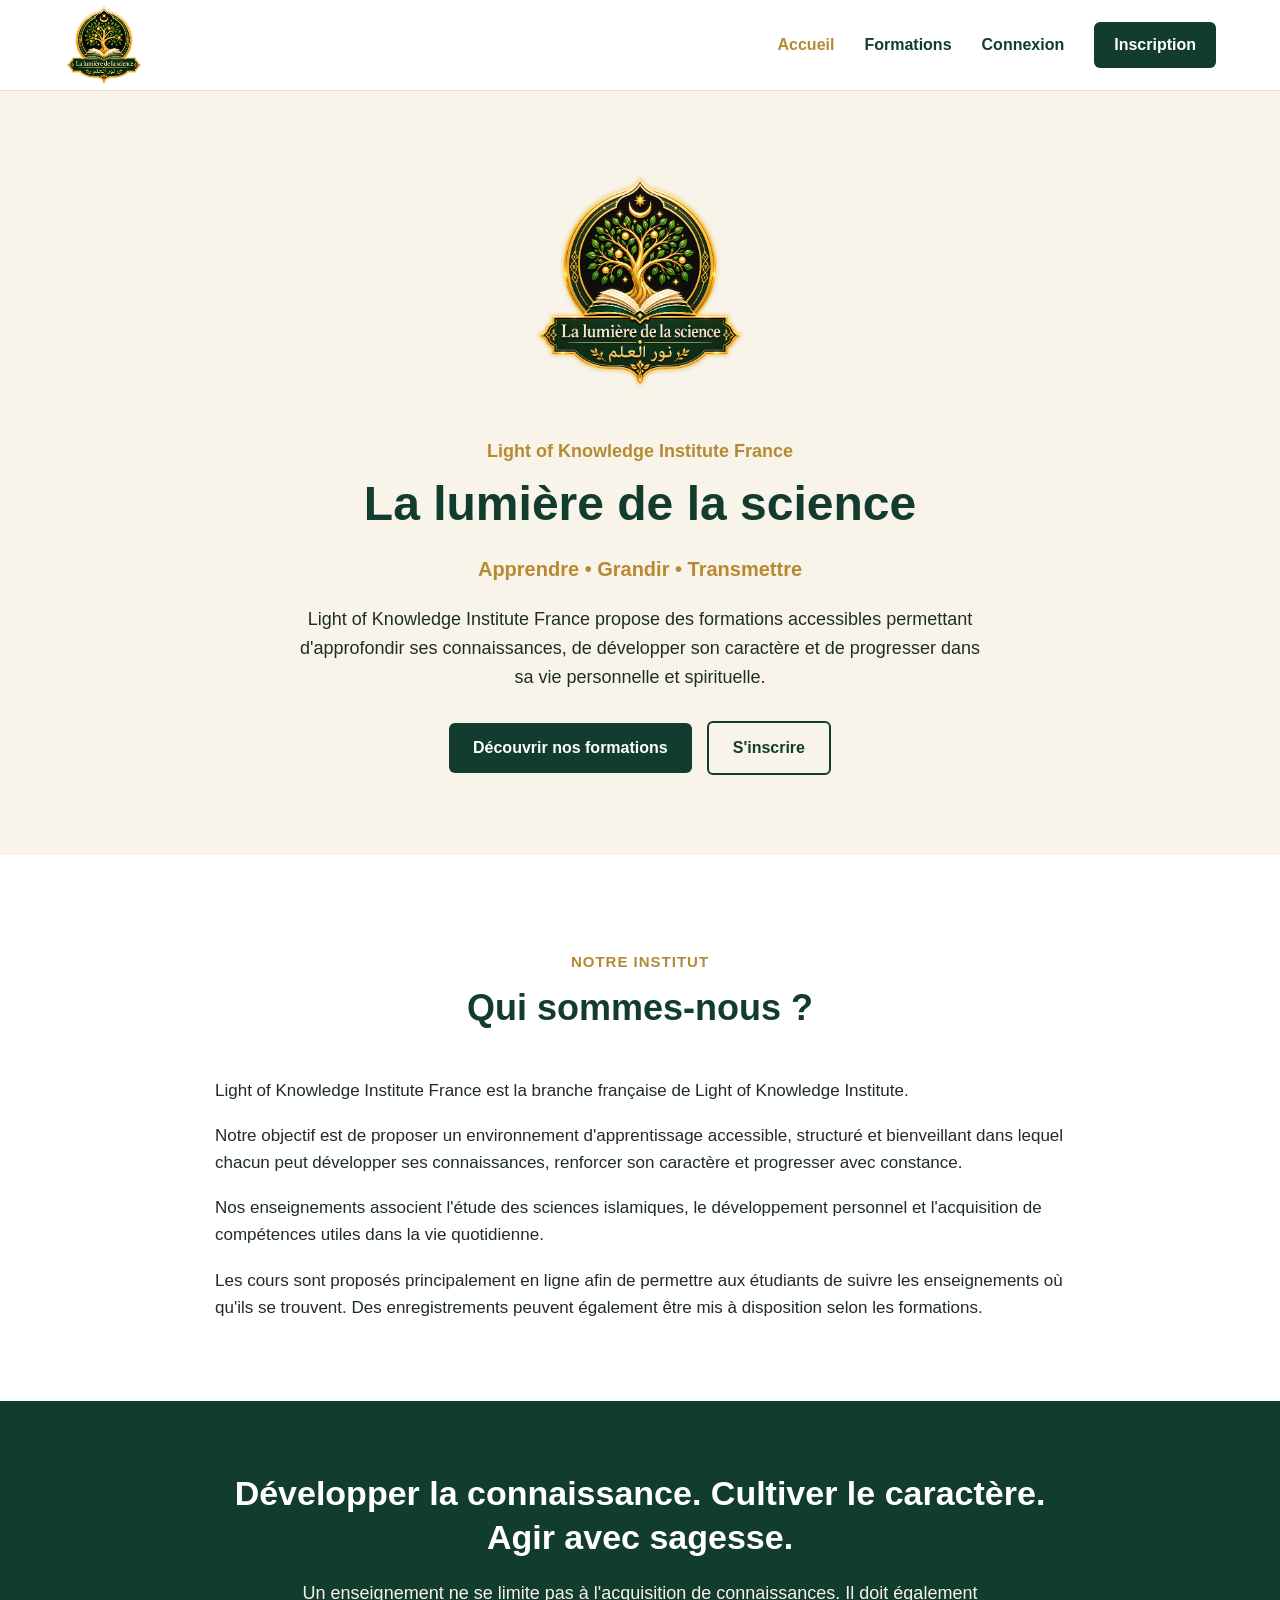
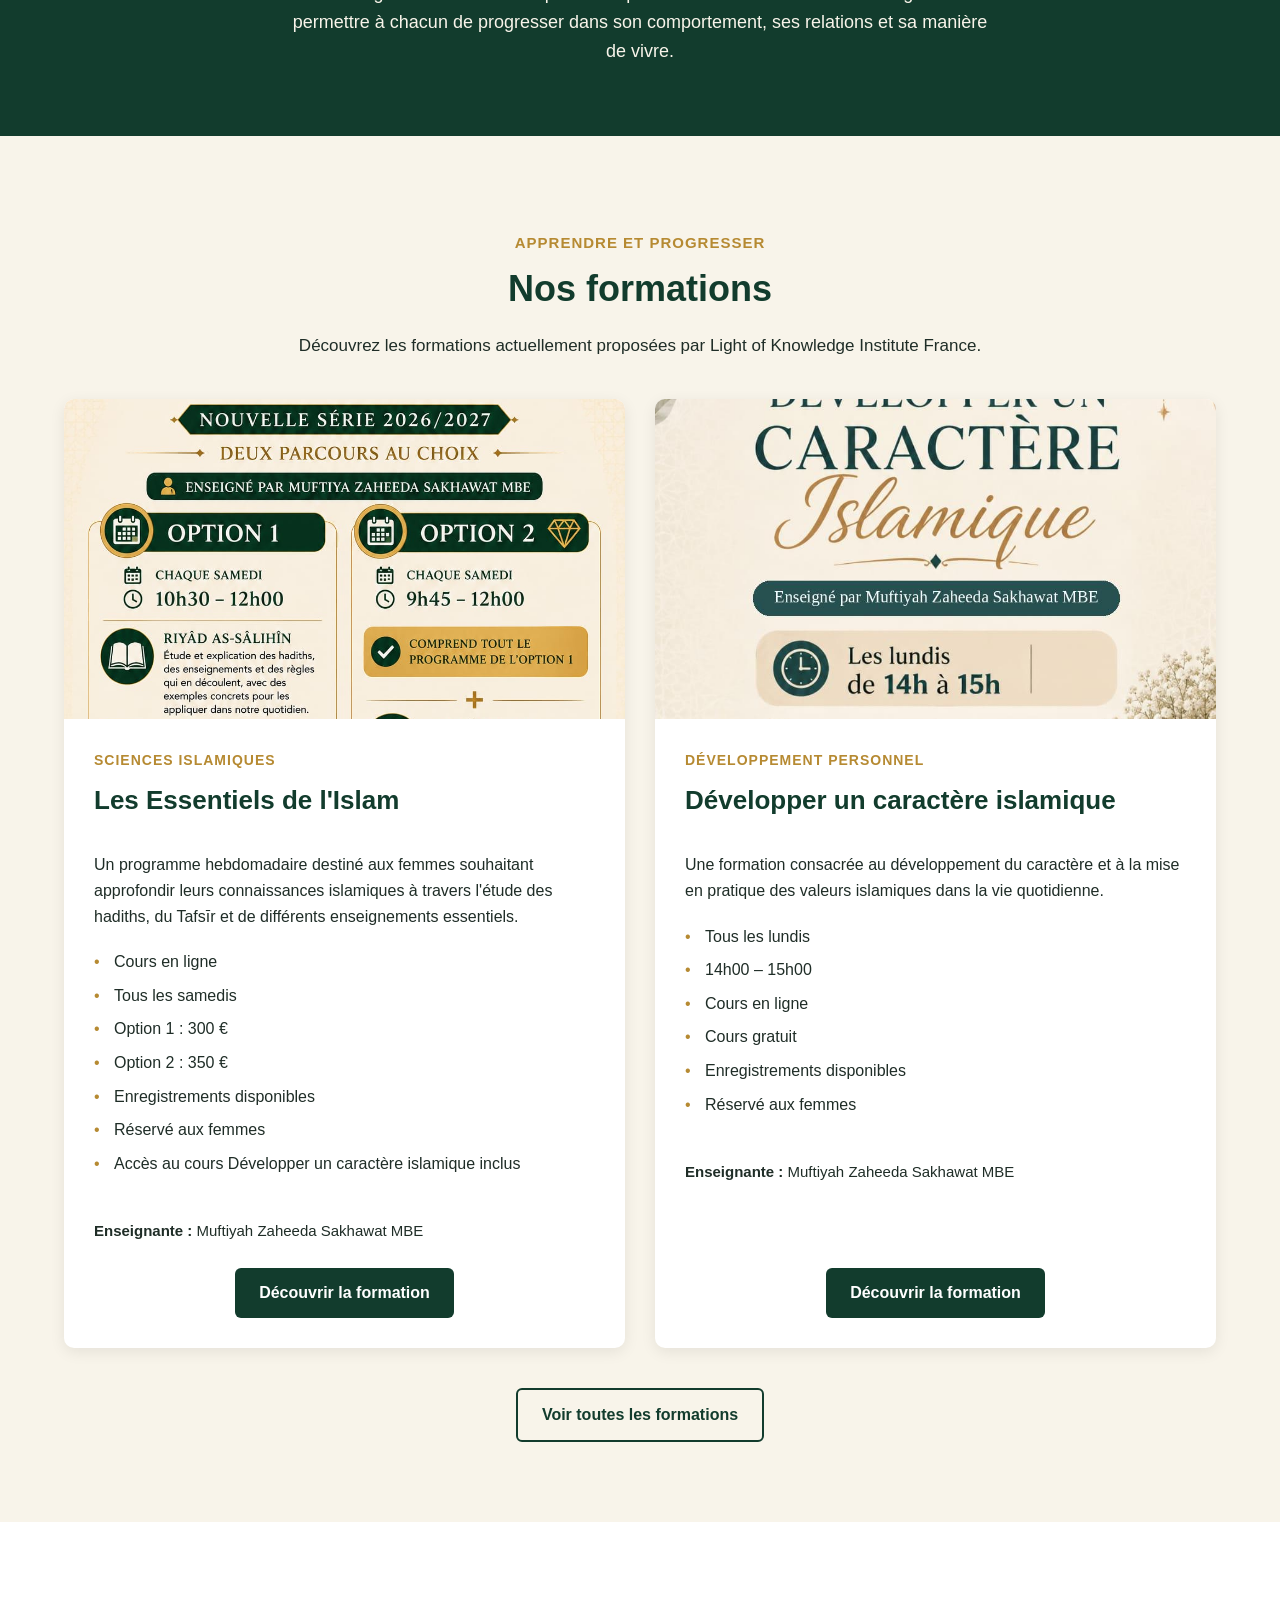
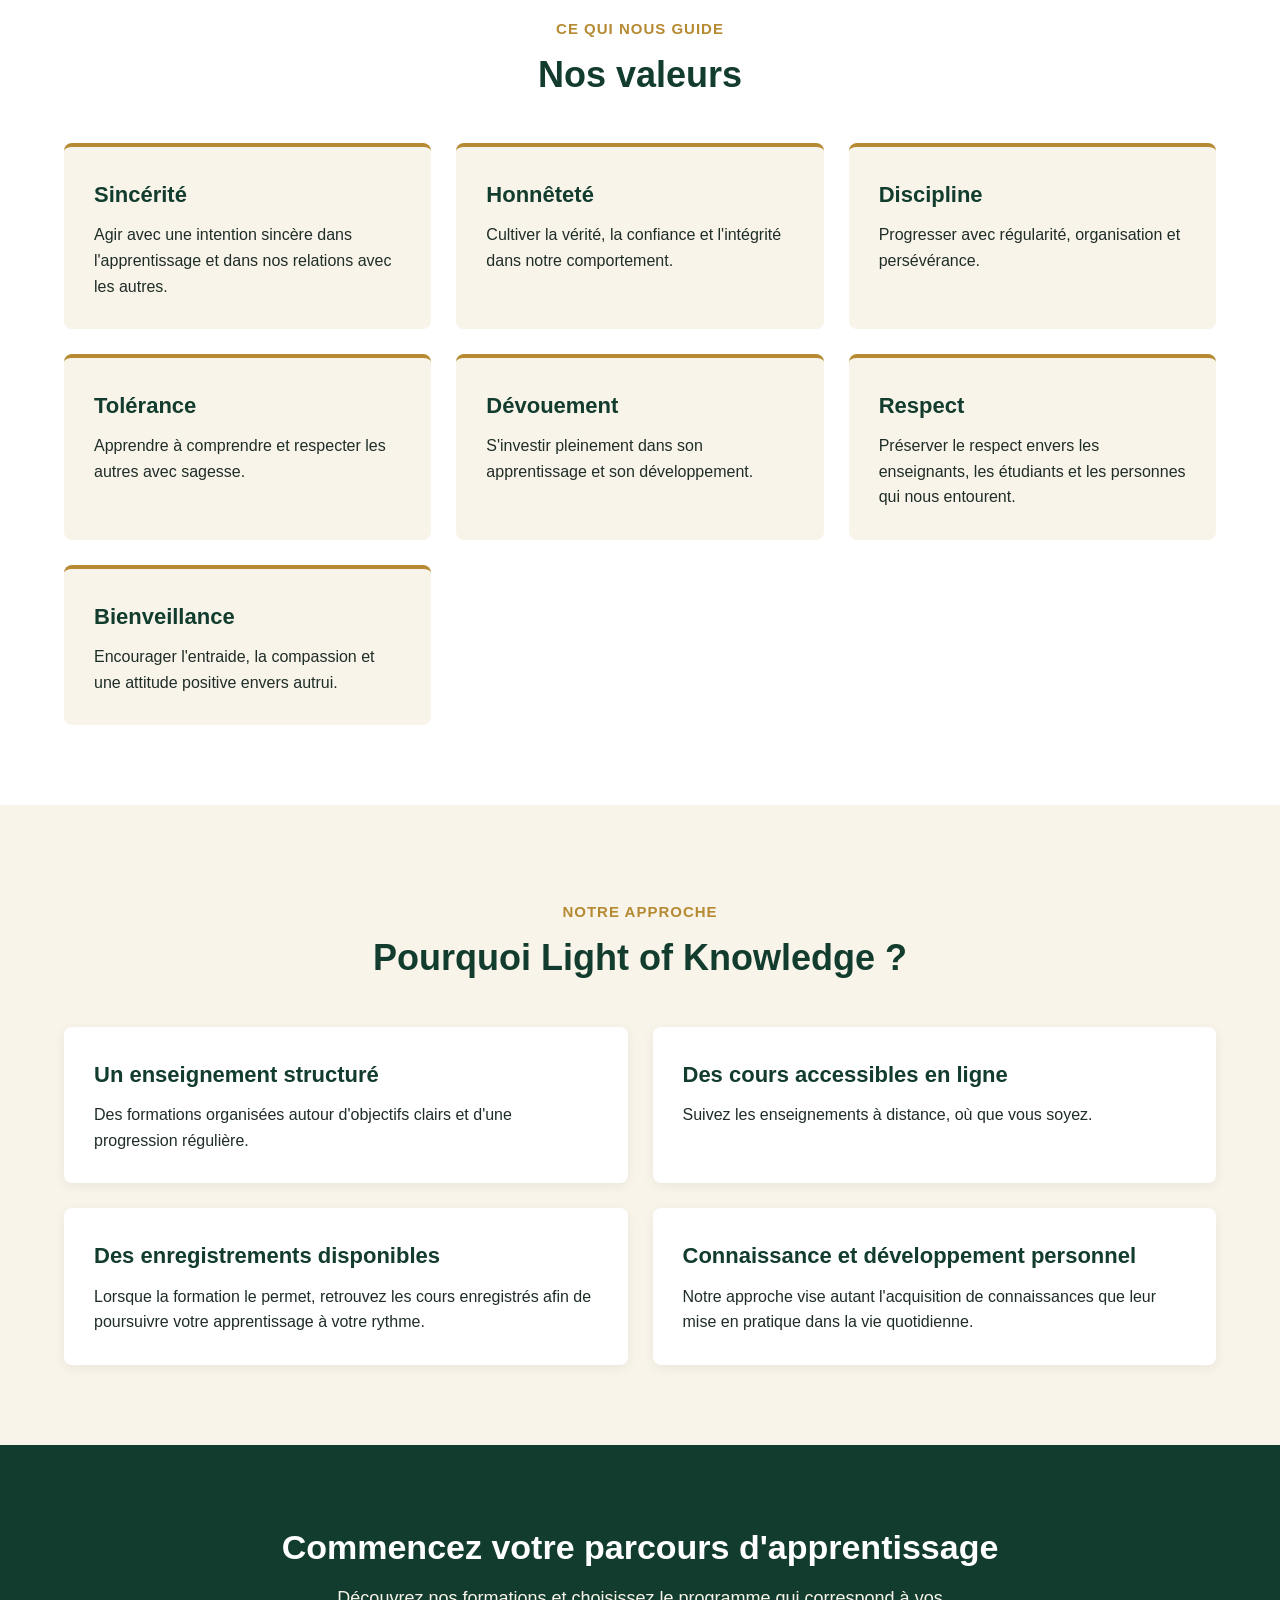
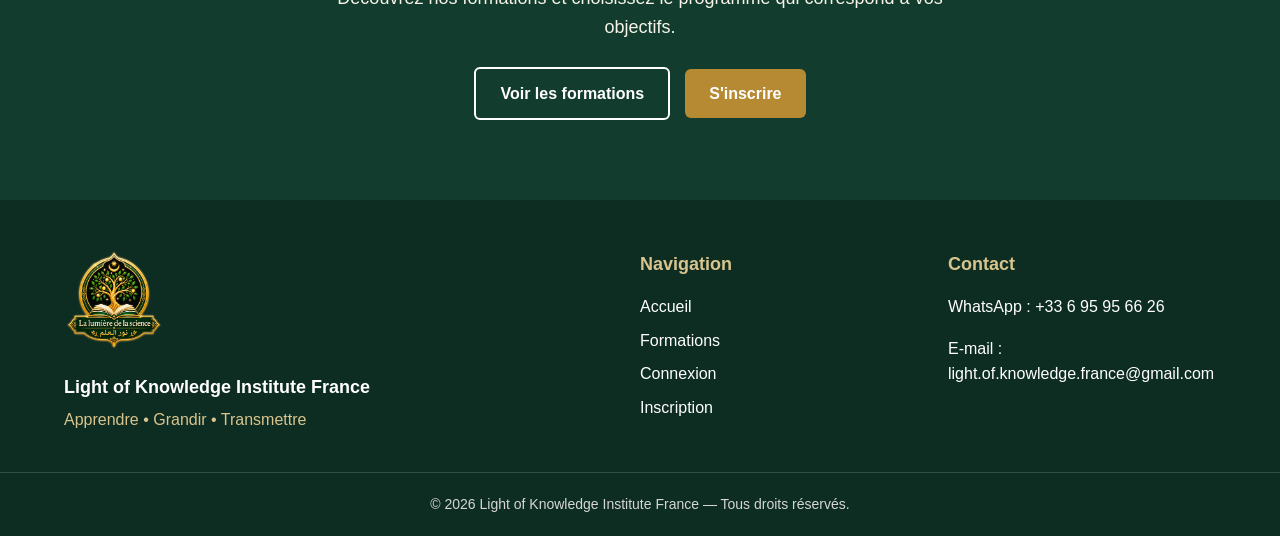
<file: public/index.html>
<!doctype html>
<html lang="fr">
  <head>
    <meta charset="UTF-8" />
    <meta name="viewport" content="width=device-width, initial-scale=1.0" />

    <meta
      name="description"
      content="Light of Knowledge Institute France propose des formations en sciences islamiques et développement personnel."
    />

    <title>Accueil | Light of Knowledge Institute France</title>

    <link rel="stylesheet" href="css/style.css" />
  </head>

  <body>
    <!-- =========================
         EN-TÊTE
    ========================== -->
    <header id="site-header" class="site-header">
      <div class="header-container">
        <a href="index.html" class="site-logo-link">
          <img
            src="images/logo-transparent.png"
            alt="Logo Light of Knowledge Institute"
            class="site-logo"
          />
        </a>

        <nav
          id="main-navigation"
          class="main-navigation"
          aria-label="Navigation principale"
        >
          <ul class="navigation-list">
            <li class="navigation-item">
              <a href="index.html" class="navigation-link active"> Accueil </a>
            </li>

            <li class="navigation-item">
              <a href="formations.html" class="navigation-link"> Formations </a>
            </li>

            <li class="navigation-item">
              <a href="connexion.html" class="navigation-link"> Connexion </a>
            </li>

            <li class="navigation-item">
              <a
                href="inscription.html"
                class="navigation-link navigation-link-button"
              >
                Inscription
              </a>
            </li>
          </ul>
        </nav>
      </div>
    </header>

    <main>
      <!-- =========================
             HERO
        ========================== -->
      <section id="hero" class="hero-section">
        <div class="hero-container">
          <img
            src="images/logo-halo.png"
            alt="Light of Knowledge Institute France"
            class="hero-logo"
          />

          <p class="hero-institute-name">Light of Knowledge Institute France</p>

          <h1 class="hero-title">La lumière de la science</h1>

          <p class="hero-tagline">Apprendre • Grandir • Transmettre</p>

          <p class="hero-description">
            Light of Knowledge Institute France propose des formations
            accessibles permettant d'approfondir ses connaissances, de
            développer son caractère et de progresser dans sa vie personnelle et
            spirituelle.
          </p>

          <div class="hero-actions">
            <a href="formations.html" class="button button-primary">
              Découvrir nos formations
            </a>

            <a href="inscription.html" class="button button-secondary">
              S'inscrire
            </a>
          </div>
        </div>
      </section>

      <!-- =========================
             QUI SOMMES-NOUS ?
        ========================== -->
      <section id="presentation" class="presentation-section">
        <div class="section-container">
          <div class="section-heading">
            <p class="section-subtitle">Notre institut</p>

            <h2 class="section-title">Qui sommes-nous ?</h2>
          </div>

          <div class="presentation-content">
            <p>
              Light of Knowledge Institute France est la branche française de
              Light of Knowledge Institute.
            </p>

            <p>
              Notre objectif est de proposer un environnement d'apprentissage
              accessible, structuré et bienveillant dans lequel chacun peut
              développer ses connaissances, renforcer son caractère et
              progresser avec constance.
            </p>

            <p>
              Nos enseignements associent l'étude des sciences islamiques, le
              développement personnel et l'acquisition de compétences utiles
              dans la vie quotidienne.
            </p>

            <p>
              Les cours sont proposés principalement en ligne afin de permettre
              aux étudiants de suivre les enseignements où qu'ils se trouvent.
              Des enregistrements peuvent également être mis à disposition selon
              les formations.
            </p>
          </div>
        </div>
      </section>

      <!-- =========================
             PHRASE / VALEUR FORTE
        ========================== -->
      <section id="mission" class="mission-section">
        <div class="section-container mission-container">
          <h2 class="mission-title">
            Développer la connaissance. Cultiver le caractère. Agir avec
            sagesse.
          </h2>

          <p class="mission-text">
            Un enseignement ne se limite pas à l'acquisition de connaissances.
            Il doit également permettre à chacun de progresser dans son
            comportement, ses relations et sa manière de vivre.
          </p>
        </div>
      </section>

      <!-- =========================
             FORMATIONS
        ========================== -->
      <section id="formations" class="formations-section">
        <div class="section-container">
          <div class="section-heading">
            <p class="section-subtitle">Apprendre et progresser</p>

            <h2 class="section-title">Nos formations</h2>

            <p class="section-description">
              Découvrez les formations actuellement proposées par Light of
              Knowledge Institute France.
            </p>
          </div>

          <div class="formations-grid">
            <!-- FORMATION 1 -->
            <article id="formation-essentiels" class="formation-card">
              <div class="formation-image-container">
                <img
                  src="images/edi.jpeg"
                  alt="Formation Les Essentiels de l'Islam"
                  class="formation-image"
                />
              </div>

              <div class="formation-card-content">
                <p class="formation-category">Sciences islamiques</p>

                <h3 class="formation-title">Les Essentiels de l'Islam</h3>

                <p class="formation-description">
                  Un programme hebdomadaire destiné aux femmes souhaitant
                  approfondir leurs connaissances islamiques à travers l'étude
                  des hadiths, du Tafsīr et de différents enseignements
                  essentiels.
                </p>

                <ul class="formation-information">
                    <li>Cours en ligne</li>
                    <li>Tous les samedis</li>
                    <li>Option 1 : 300 €</li>
                    <li>Option 2 : 350 €</li>
                    <li>Enregistrements disponibles</li>
                    <li>Réservé aux femmes</li>
                    <li>Accès au cours Développer un caractère islamique inclus</li>
                </ul>

                <p class="formation-teacher">
                  <strong>Enseignante :</strong>
                  Muftiyah Zaheeda Sakhawat MBE
                </p>

                <a
                  href="formations.html#essentiels-islam"
                  class="button button-primary"
                >Découvrir la formation
                </a>
              </div>
            </article>

            <!-- FORMATION 2 -->
            <article id="formation-caractere" class="formation-card">
              <div class="formation-image-container">
                <img
                  src="images/dci.jpeg"
                  alt="Formation Développer un caractère islamique"
                  class="formation-image"
                />
              </div>

              <div class="formation-card-content">
                <p class="formation-category">Développement personnel</p>

                <h3 class="formation-title">
                  Développer un caractère islamique
                </h3>

                <p class="formation-description">
                  Une formation consacrée au développement du caractère et à la
                  mise en pratique des valeurs islamiques dans la vie
                  quotidienne.
                </p>

                <ul class="formation-information">
                  <li>Tous les lundis</li>
                  <li>14h00 – 15h00</li>
                  <li>Cours en ligne</li>
                  <li>Cours gratuit</li>
                  <li>Enregistrements disponibles</li>
                  <li>Réservé aux femmes</li>
                </ul>

                <p class="formation-teacher">
                  <strong>Enseignante :</strong>
                  Muftiyah Zaheeda Sakhawat MBE
                </p>

                <a
                  href="formations.html#caractere-islamique"
                  class="button button-primary"
                >
                  Découvrir la formation
                </a>
              </div>
            </article>
          </div>

          <div class="section-action">
            <a href="formations.html" class="button button-secondary">
              Voir toutes les formations
            </a>
          </div>
        </div>
      </section>

      <!-- =========================
             VALEURS
        ========================== -->
      <section id="valeurs" class="values-section">
        <div class="section-container">
          <div class="section-heading">
            <p class="section-subtitle">Ce qui nous guide</p>

            <h2 class="section-title">Nos valeurs</h2>
          </div>

          <div class="values-grid">
            <article class="value-card">
              <h3 class="value-title">Sincérité</h3>
              <p class="value-text">
                Agir avec une intention sincère dans l'apprentissage et dans nos
                relations avec les autres.
              </p>
            </article>

            <article class="value-card">
              <h3 class="value-title">Honnêteté</h3>
              <p class="value-text">
                Cultiver la vérité, la confiance et l'intégrité dans notre
                comportement.
              </p>
            </article>

            <article class="value-card">
              <h3 class="value-title">Discipline</h3>
              <p class="value-text">
                Progresser avec régularité, organisation et persévérance.
              </p>
            </article>

            <article class="value-card">
              <h3 class="value-title">Tolérance</h3>
              <p class="value-text">
                Apprendre à comprendre et respecter les autres avec sagesse.
              </p>
            </article>

            <article class="value-card">
              <h3 class="value-title">Dévouement</h3>
              <p class="value-text">
                S'investir pleinement dans son apprentissage et son
                développement.
              </p>
            </article>

            <article class="value-card">
              <h3 class="value-title">Respect</h3>
              <p class="value-text">
                Préserver le respect envers les enseignants, les étudiants et
                les personnes qui nous entourent.
              </p>
            </article>

            <article class="value-card">
              <h3 class="value-title">Bienveillance</h3>
              <p class="value-text">
                Encourager l'entraide, la compassion et une attitude positive
                envers autrui.
              </p>
            </article>
          </div>
        </div>
      </section>

      <!-- =========================
             POURQUOI LOK ?
        ========================== -->
      <section id="pourquoi-nous" class="why-section">
        <div class="section-container">
          <div class="section-heading">
            <p class="section-subtitle">Notre approche</p>

            <h2 class="section-title">Pourquoi Light of Knowledge ?</h2>
          </div>

          <div class="why-grid">
            <article class="why-card">
              <h3 class="why-title">Un enseignement structuré</h3>

              <p class="why-text">
                Des formations organisées autour d'objectifs clairs et d'une
                progression régulière.
              </p>
            </article>

            <article class="why-card">
              <h3 class="why-title">Des cours accessibles en ligne</h3>

              <p class="why-text">
                Suivez les enseignements à distance, où que vous soyez.
              </p>
            </article>

            <article class="why-card">
              <h3 class="why-title">Des enregistrements disponibles</h3>

              <p class="why-text">
                Lorsque la formation le permet, retrouvez les cours enregistrés
                afin de poursuivre votre apprentissage à votre rythme.
              </p>
            </article>

            <article class="why-card">
              <h3 class="why-title">Connaissance et développement personnel</h3>

              <p class="why-text">
                Notre approche vise autant l'acquisition de connaissances que
                leur mise en pratique dans la vie quotidienne.
              </p>
            </article>
          </div>
        </div>
      </section>

      <!-- =========================
             APPEL À L'ACTION
        ========================== -->
      <section id="rejoindre" class="cta-section">
        <div class="section-container cta-container">
          <h2 class="cta-title">Commencez votre parcours d'apprentissage</h2>

          <p class="cta-text">
            Découvrez nos formations et choisissez le programme qui correspond à
            vos objectifs.
          </p>

          <div class="cta-actions">
            <a href="formations.html" class="button button-secondary">
              Voir les formations
            </a>

            <a href="inscription.html" class="button button-primary">
              S'inscrire
            </a>
          </div>
        </div>
      </section>
    </main>

    <!-- =========================
         PIED DE PAGE
    ========================== -->
    <footer id="site-footer" class="site-footer">
      <div class="footer-container">
        <div class="footer-about">
          <img
            src="images/logo-transparent.png"
            alt="Logo Light of Knowledge Institute"
            class="footer-logo"
          />

          <p class="footer-name">Light of Knowledge Institute France</p>

          <p class="footer-tagline">Apprendre • Grandir • Transmettre</p>
        </div>

        <div class="footer-navigation">
          <h2 class="footer-title">Navigation</h2>

          <ul class="footer-links">
            <li>
              <a href="index.html">Accueil</a>
            </li>

            <li>
              <a href="formations.html">Formations</a>
            </li>

            <li>
              <a href="connexion.html">Connexion</a>
            </li>

            <li>
              <a href="inscription.html">Inscription</a>
            </li>
          </ul>
        </div>

        <div class="footer-contact">
          <h2 class="footer-title">Contact</h2>

          <p>
            WhatsApp :
            <a href="tel:+262695956626"> +33 6 95 95 66 26 </a>
          </p>
          <p>E-mail :
            <a href="mailto:light.of.knowledge.france@gmail.com">
                light.of.knowledge.france@gmail.com
            </a>
            </p>
        </div>
      </div>

      <div class="footer-bottom">
        <p>
          © 2026 Light of Knowledge Institute France — Tous droits réservés.
        </p>
      </div>
    </footer>
  </body>
</html>
</file>
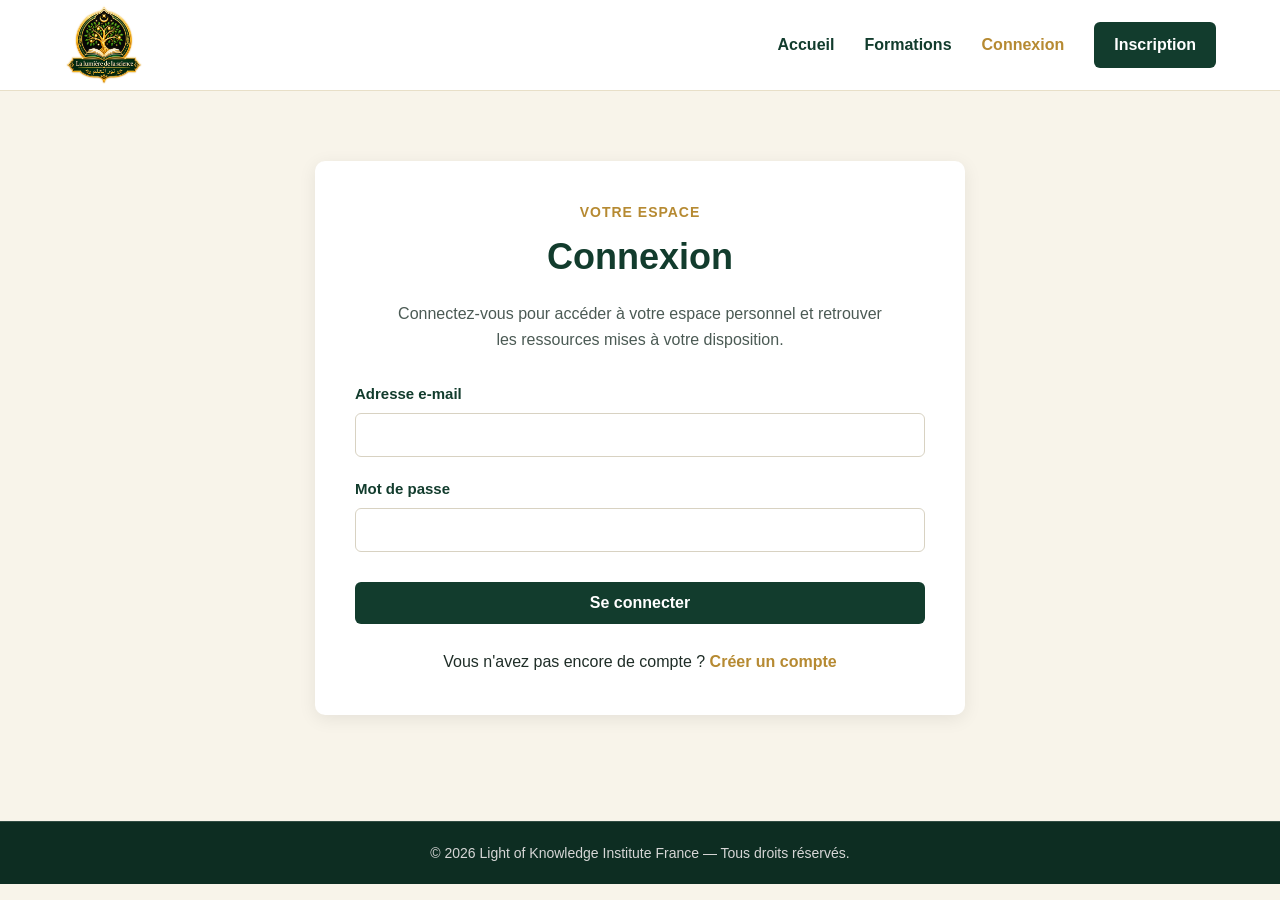
<file: public/connexion.html>
<!doctype html>
<html lang="fr">
  <head>
    <meta charset="UTF-8" />
    <meta name="viewport" content="width=device-width, initial-scale=1.0" />

    <meta
      name="description"
      content="Connexion à votre espace Light of Knowledge Institute France."
    />

    <title>Connexion | Light of Knowledge Institute France</title>

    <link rel="stylesheet" href="css/style.css" />
  </head>

  <body>
    <header id="site-header" class="site-header">
      <div class="header-container">
        <a href="index.html" class="site-logo-link">
          <img
            src="images/logo-transparent.png"
            alt="Logo Light of Knowledge Institute"
            class="site-logo"
          />
        </a>

        <nav
          id="main-navigation"
          class="main-navigation"
          aria-label="Navigation principale"
        >
          <ul class="navigation-list">
            <li class="navigation-item">
              <a href="index.html" class="navigation-link"> Accueil </a>
            </li>

            <li class="navigation-item">
              <a href="formations.html" class="navigation-link"> Formations </a>
            </li>

            <li class="navigation-item">
              <a href="connexion.html" class="navigation-link active">
                Connexion
              </a>
            </li>

            <li class="navigation-item">
              <a
                href="inscription.html"
                class="navigation-link navigation-link-button"
              >
                Inscription
              </a>
            </li>
          </ul>
        </nav>
      </div>
    </header>

    <main>
      <section id="login" class="form-page">
        <div class="form-page-container">
          <div class="form-heading">
            <p class="form-subtitle">Votre espace</p>

            <h1 class="form-title">Connexion</h1>

            <p class="form-description">
              Connectez-vous pour accéder à votre espace personnel et retrouver
              les ressources mises à votre disposition.
            </p>
          </div>

          <form id="login-form" class="user-form" action="#" method="post">
            <!-- EMAIL -->
            <div class="form-group">
              <label for="login-email" class="form-label">
                Adresse e-mail
              </label>

              <input
                type="email"
                id="login-email"
                name="email"
                class="form-input"
                autocomplete="email"
                required
              />
            </div>

            <!-- MOT DE PASSE -->
            <div class="form-group">
              <label for="login-password" class="form-label">
                Mot de passe
              </label>

              <input
                type="password"
                id="login-password"
                name="password"
                class="form-input"
                autocomplete="current-password"
                required
              />
            </div>

            <div class="form-actions">
              <button
                type="submit"
                id="login-submit"
                class="button button-primary"
              >
                Se connecter
              </button>
            </div>
          </form>

          <div class="form-footer">
            <p>
              Vous n'avez pas encore de compte ?
              <a href="inscription.html" class="form-link"> Créer un compte </a>
            </p>
          </div>
        </div>
      </section>
    </main>

    <footer id="site-footer" class="site-footer">
      <div class="footer-bottom">
        <p>
          © 2026 Light of Knowledge Institute France — Tous droits réservés.
        </p>
      </div>
    </footer>
  </body>
</html>
</file>
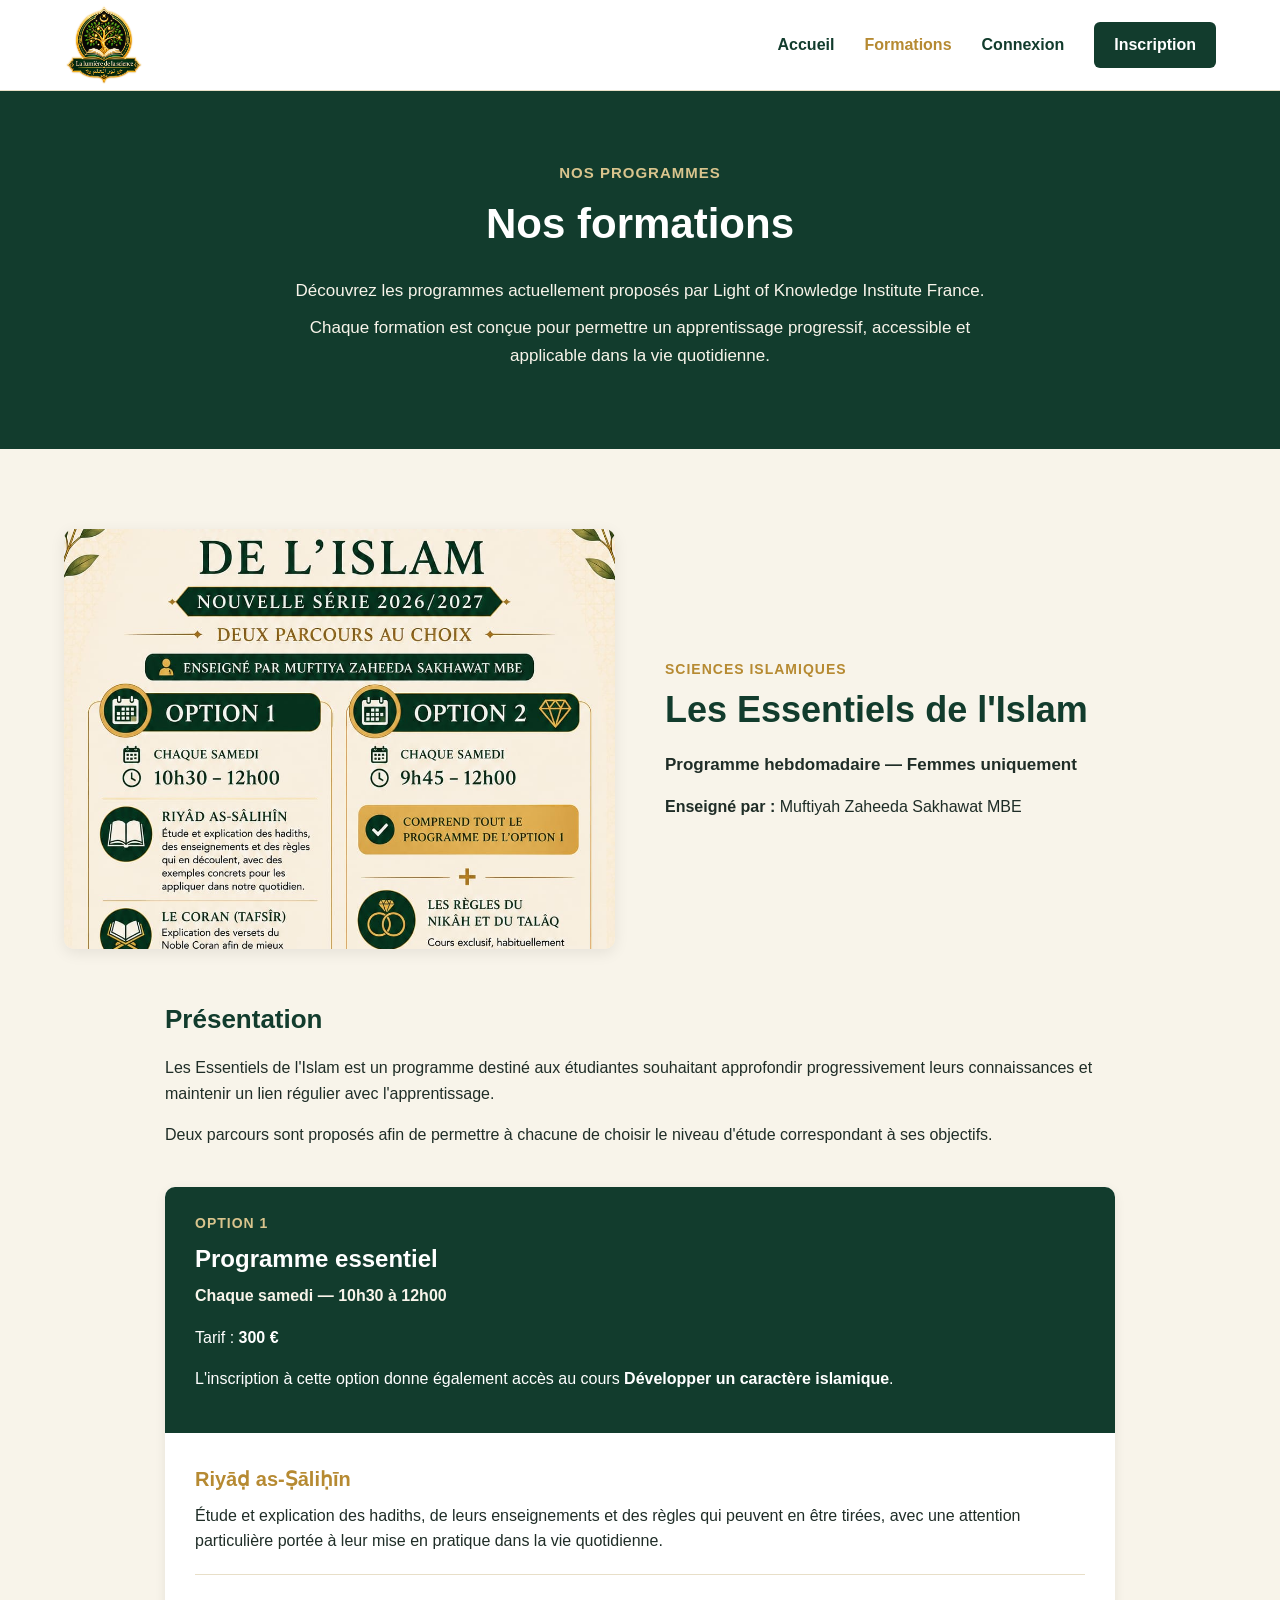
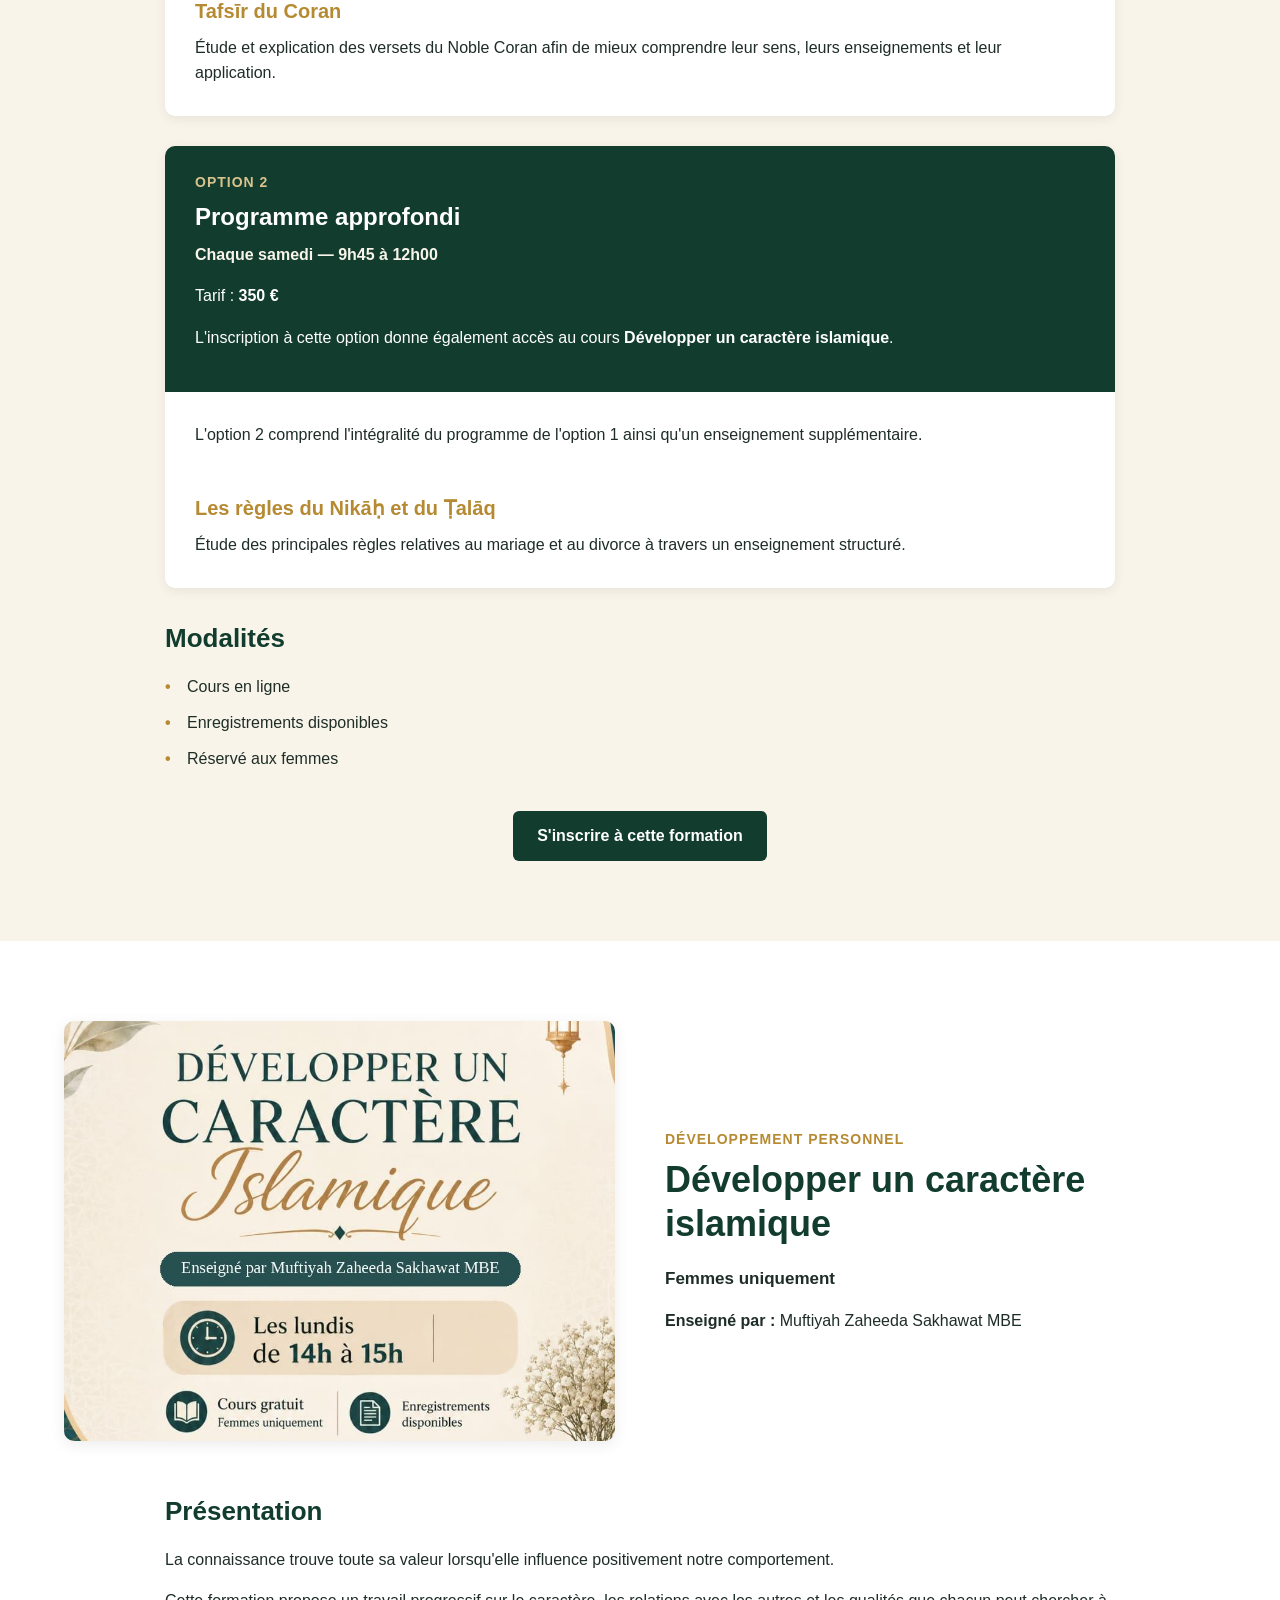
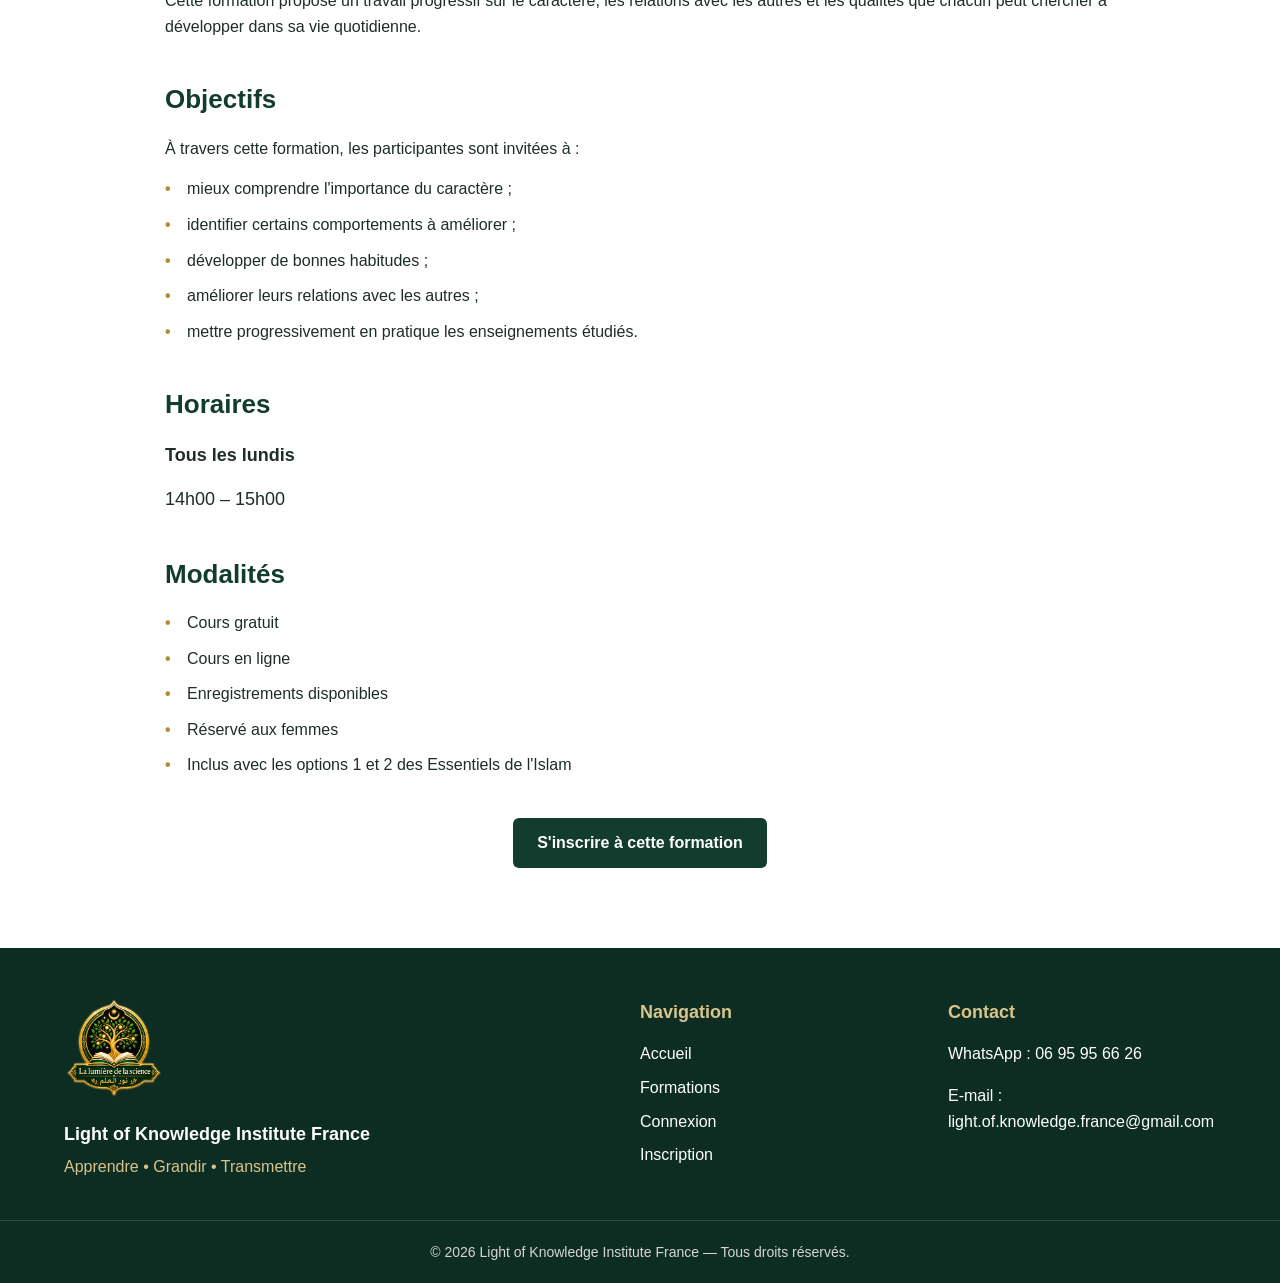
<file: public/formations.html>
<!doctype html>
<html lang="fr">
  <head>
    <meta charset="UTF-8" />
    <meta name="viewport" content="width=device-width, initial-scale=1.0" />

    <meta
      name="description"
      content="Découvrez les formations proposées par Light of Knowledge Institute France."
    />

    <title>Formations | Light of Knowledge Institute France</title>

    <link rel="stylesheet" href="css/style.css" />
  </head>

  <body>
    <header id="site-header" class="site-header">
      <div class="header-container">
        <a href="index.html" class="site-logo-link">
          <img
            src="images/logo-transparent.png"
            alt="Logo Light of Knowledge Institute"
            class="site-logo"
          />
        </a>

        <nav
          id="main-navigation"
          class="main-navigation"
          aria-label="Navigation principale"
        >
          <ul class="navigation-list">
            <li class="navigation-item">
              <a href="index.html" class="navigation-link"> Accueil </a>
            </li>

            <li class="navigation-item">
              <a href="formations.html" class="navigation-link active">
                Formations
              </a>
            </li>

            <li class="navigation-item">
              <a href="connexion.html" class="navigation-link"> Connexion </a>
            </li>

            <li class="navigation-item">
              <a
                href="inscription.html"
                class="navigation-link navigation-link-button"
              >
                Inscription
              </a>
            </li>
          </ul>
        </nav>
      </div>
    </header>

    <main>
      <!-- INTRODUCTION -->
      <section id="formations-introduction" class="page-header">
        <div class="section-container">
          <p class="page-subtitle">Nos programmes</p>

          <h1 class="page-title">Nos formations</h1>

          <p class="page-description">
            Découvrez les programmes actuellement proposés par Light of
            Knowledge Institute France.
          </p>

          <p class="page-description">
            Chaque formation est conçue pour permettre un apprentissage
            progressif, accessible et applicable dans la vie quotidienne.
          </p>
        </div>
      </section>

      <!-- =========================
             ESSENTIELS DE L'ISLAM
        ========================== -->
      <section id="essentiels-islam" class="course-section">
        <div class="section-container">
          <div class="course-header">
            <div class="course-image-container">
              <img
                src="images/edi.jpeg"
                alt="Les Essentiels de l'Islam"
                class="course-image"
              />
            </div>

            <div class="course-header-content">
              <p class="course-category">Sciences islamiques</p>

              <h2 class="course-title">Les Essentiels de l'Islam</h2>

              <p class="course-audience">
                Programme hebdomadaire — Femmes uniquement
              </p>

              <p class="course-teacher">
                <strong>Enseigné par :</strong>
                Muftiyah Zaheeda Sakhawat MBE
              </p>
            </div>
          </div>

          <div class="course-content">
            <section class="course-block">
              <h3 class="course-block-title">Présentation</h3>

              <p>
                Les Essentiels de l'Islam est un programme destiné aux
                étudiantes souhaitant approfondir progressivement leurs
                connaissances et maintenir un lien régulier avec
                l'apprentissage.
              </p>

              <p>
                Deux parcours sont proposés afin de permettre à chacune de
                choisir le niveau d'étude correspondant à ses objectifs.
              </p>
            </section>

            <!-- OPTION 1 -->
            <article id="essentiels-option-1" class="course-option">
              <header class="course-option-header">
                <p class="option-label">Option 1</p>

                <h3 class="option-title">Programme essentiel</h3>

                <p class="option-schedule">Chaque samedi — 10h30 à 12h00</p>

                <p class="option-price">
                Tarif : <strong>300 €</strong>
                </p>

                <p class="option-access">
                L'inscription à cette option donne également accès au cours
                <strong>Développer un caractère islamique</strong>.
                </p>
              </header>

              <div class="option-content">
                <div class="subject-card">
                  <h4 class="subject-title">Riyāḍ as-Ṣāliḥīn</h4>

                  <p>
                    Étude et explication des hadiths, de leurs enseignements et
                    des règles qui peuvent en être tirées, avec une attention
                    particulière portée à leur mise en pratique dans la vie
                    quotidienne.
                  </p>
                </div>

                <div class="subject-card">
                  <h4 class="subject-title">Tafsīr du Coran</h4>

                  <p>
                    Étude et explication des versets du Noble Coran afin de
                    mieux comprendre leur sens, leurs enseignements et leur
                    application.
                  </p>
                </div>
              </div>
            </article>

            <!-- OPTION 2 -->
            <article id="essentiels-option-2" class="course-option">
              <header class="course-option-header">
                <p class="option-label">Option 2</p>

                <h3 class="option-title">Programme approfondi</h3>

                <p class="option-schedule">Chaque samedi — 9h45 à 12h00</p>

                <p class="option-price">
                Tarif : <strong>350 €</strong>
                </p>

                <p class="option-access">
                L'inscription à cette option donne également accès au cours
                <strong>Développer un caractère islamique</strong>.
                </p>
              </header>

              <div class="option-content">
                <p class="option-description">
                  L'option 2 comprend l'intégralité du programme de l'option 1
                  ainsi qu'un enseignement supplémentaire.
                </p>

                <div class="subject-card">
                  <h4 class="subject-title">Les règles du Nikāḥ et du Ṭalāq</h4>

                  <p>
                    Étude des principales règles relatives au mariage et au
                    divorce à travers un enseignement structuré.
                  </p>
                </div>
              </div>
            </article>

            <!-- MODALITÉS -->
            <div class="course-details">
              <h3 class="course-block-title">Modalités</h3>

              <ul class="course-details-list">
                <li class="course-detail">Cours en ligne</li>
                <li class="course-detail">Enregistrements disponibles</li>
                <li class="course-detail">Réservé aux femmes</li>
              </ul>
            </div>

            <div class="course-action">
              <a href="inscription.html" class="button button-primary">
                S'inscrire à cette formation
              </a>
            </div>
          </div>
        </div>
      </section>

      <!-- =========================
             CARACTÈRE ISLAMIQUE
        ========================== -->
      <section id="caractere-islamique" class="course-section">
        <div class="section-container">
          <div class="course-header">
            <div class="course-image-container">
              <img
                src="images/dci.jpeg"
                alt="Développer un caractère islamique"
                class="course-image"
              />
            </div>

            <div class="course-header-content">
              <p class="course-category">Développement personnel</p>

              <h2 class="course-title">Développer un caractère islamique</h2>

              <p class="course-audience">Femmes uniquement</p>

              <p class="course-teacher">
                <strong>Enseigné par :</strong>
                Muftiyah Zaheeda Sakhawat MBE
              </p>
            </div>
          </div>

          <div class="course-content">
            <section class="course-block">
              <h3 class="course-block-title">Présentation</h3>

              <p>
                La connaissance trouve toute sa valeur lorsqu'elle influence
                positivement notre comportement.
              </p>

              <p>
                Cette formation propose un travail progressif sur le caractère,
                les relations avec les autres et les qualités que chacun peut
                chercher à développer dans sa vie quotidienne.
              </p>
            </section>

            <section id="objectifs-caractere" class="course-block">
              <h3 class="course-block-title">Objectifs</h3>

              <p>
                À travers cette formation, les participantes sont invitées à :
              </p>

              <ul class="course-objectives-list">
                <li>mieux comprendre l'importance du caractère ;</li>
                <li>identifier certains comportements à améliorer ;</li>
                <li>développer de bonnes habitudes ;</li>
                <li>améliorer leurs relations avec les autres ;</li>
                <li>
                  mettre progressivement en pratique les enseignements étudiés.
                </li>
              </ul>
            </section>

            <section id="horaires-caractere" class="course-block">
              <h3 class="course-block-title">Horaires</h3>

              <p class="course-schedule">
                <strong>Tous les lundis</strong>
              </p>

              <p class="course-schedule">14h00 – 15h00</p>
            </section>

            <section id="modalites-caractere" class="course-block">
              <h3 class="course-block-title">Modalités</h3>

              <ul class="course-details-list">
                <li class="course-detail">Cours gratuit</li>
                <li class="course-detail">Cours en ligne</li>
                <li class="course-detail">Enregistrements disponibles</li>
                <li class="course-detail">Réservé aux femmes</li>
                <li class="course-detail">
                Inclus avec les options 1 et 2 des Essentiels de l'Islam
                </li>
              </ul>
            </section>

            <div class="course-action">
              <a href="inscription.html" class="button button-primary">
                S'inscrire à cette formation
              </a>
            </div>
          </div>
        </div>
      </section>
    </main>

    <footer id="site-footer" class="site-footer">
      <div class="footer-container">
        <div class="footer-about">
          <img
            src="images/logo-transparent.png"
            alt="Logo Light of Knowledge Institute"
            class="footer-logo"
          />

          <p class="footer-name">Light of Knowledge Institute France</p>

          <p class="footer-tagline">Apprendre • Grandir • Transmettre</p>
        </div>

        <div class="footer-navigation">
          <h2 class="footer-title">Navigation</h2>

          <ul class="footer-links">
            <li><a href="index.html">Accueil</a></li>
            <li><a href="formations.html">Formations</a></li>
            <li><a href="connexion.html">Connexion</a></li>
            <li><a href="inscription.html">Inscription</a></li>
          </ul>
        </div>

        <div class="footer-contact">
          <h2 class="footer-title">Contact</h2>

          <p>
            WhatsApp :
            <a href="tel:+262695956626"> 06 95 95 66 26 </a>
          </p>
          <p>E-mail :
            <a href="mailto:light.of.knowledge.france@gmail.com">
                light.of.knowledge.france@gmail.com
            </a>
           </p>
        </div>
      </div>

      <div class="footer-bottom">
        <p>
          © 2026 Light of Knowledge Institute France — Tous droits réservés.
        </p>
      </div>
    </footer>
  </body>
</html>
</file>
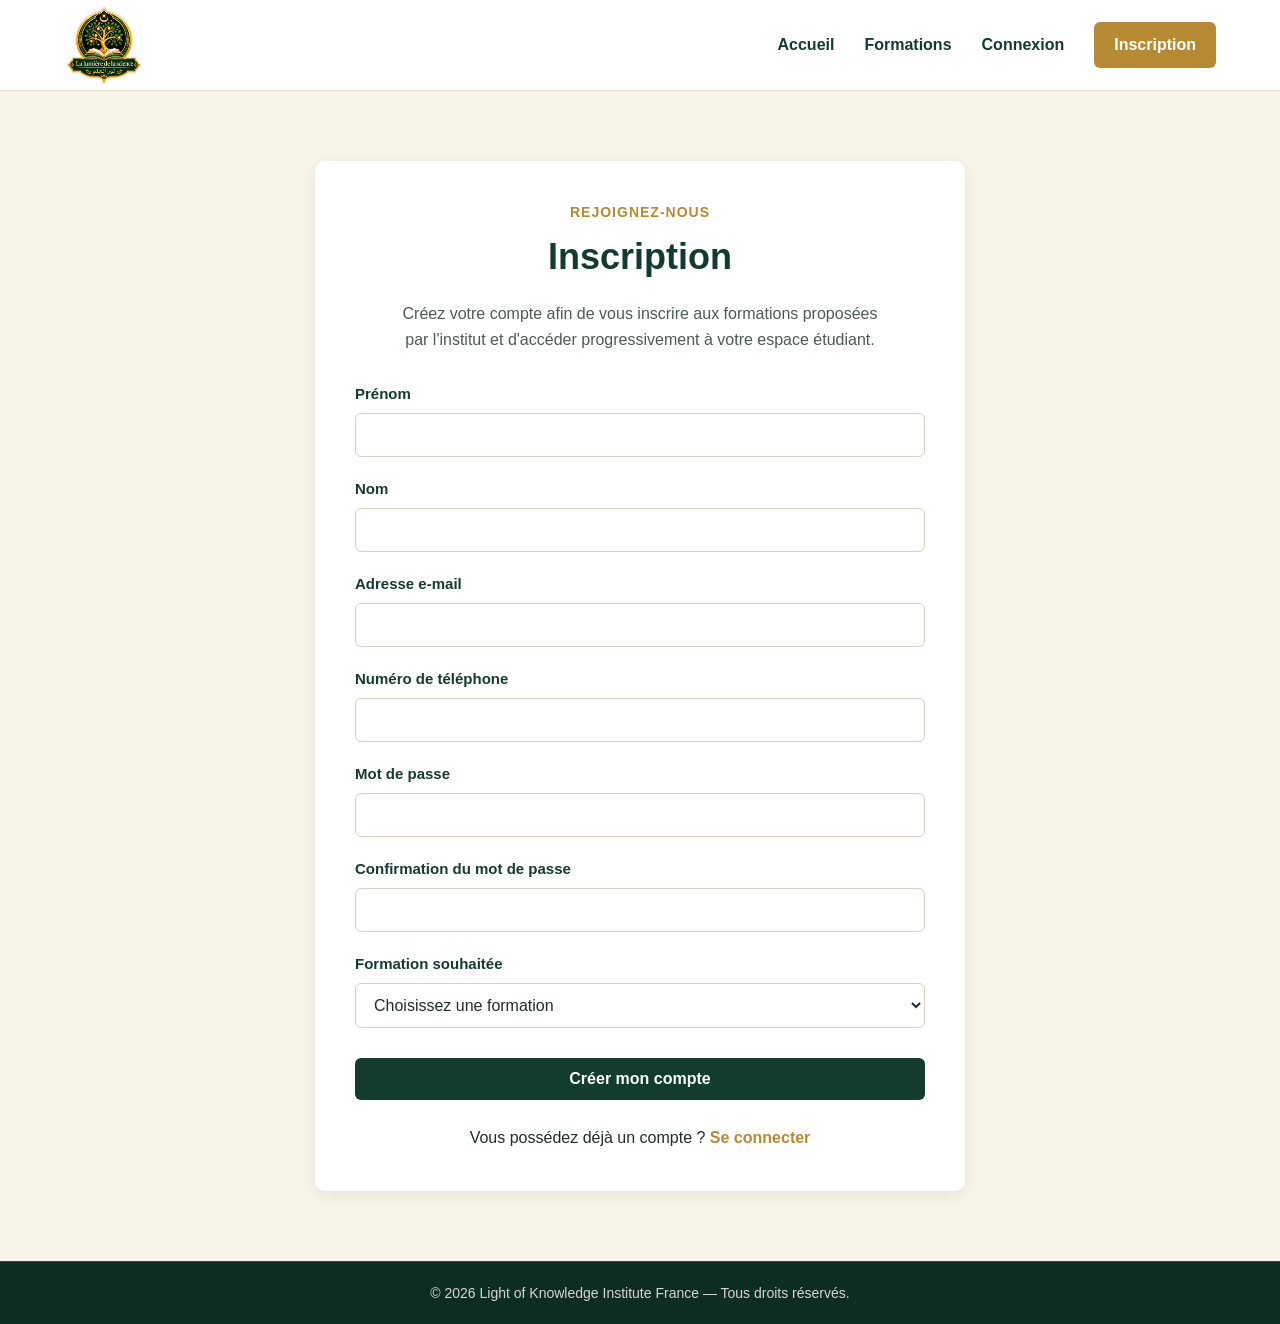
<file: public/inscription.html>
<!doctype html>
<html lang="fr">
  <head>
    <meta charset="UTF-8" />
    <meta name="viewport" content="width=device-width, initial-scale=1.0" />

    <meta
      name="description"
      content="Inscription à Light of Knowledge Institute France."
    />

    <title>Inscription | Light of Knowledge Institute France</title>

    <link rel="stylesheet" href="css/style.css" />
  </head>

  <body>
    <header id="site-header" class="site-header">
      <div class="header-container">
        <a href="index.html" class="site-logo-link">
          <img
            src="images/logo-transparent.png"
            alt="Logo Light of Knowledge Institute"
            class="site-logo"
          />
        </a>

        <nav
          id="main-navigation"
          class="main-navigation"
          aria-label="Navigation principale"
        >
          <ul class="navigation-list">
            <li class="navigation-item">
              <a href="index.html" class="navigation-link"> Accueil </a>
            </li>

            <li class="navigation-item">
              <a href="formations.html" class="navigation-link"> Formations </a>
            </li>

            <li class="navigation-item">
              <a href="connexion.html" class="navigation-link"> Connexion </a>
            </li>

            <li class="navigation-item">
              <a
                href="inscription.html"
                class="navigation-link navigation-link-button active"
              >
                Inscription
              </a>
            </li>
          </ul>
        </nav>
      </div>
    </header>

    <main>
      <section id="registration" class="form-page">
        <div class="form-page-container">
          <div class="form-heading">
            <p class="form-subtitle">Rejoignez-nous</p>

            <h1 class="form-title">Inscription</h1>

            <p class="form-description">
              Créez votre compte afin de vous inscrire aux formations proposées
              par l'institut et d'accéder progressivement à votre espace
              étudiant.
            </p>
          </div>

          <form
            id="registration-form"
            class="user-form"
            action="#"
            method="post"
          >
            <!-- PRÉNOM -->
            <div class="form-group">
              <label for="firstname" class="form-label"> Prénom </label>

              <input
                type="text"
                id="firstname"
                name="firstname"
                class="form-input"
                autocomplete="given-name"
                required
              />
            </div>

            <!-- NOM -->
            <div class="form-group">
              <label for="lastname" class="form-label"> Nom </label>

              <input
                type="text"
                id="lastname"
                name="lastname"
                class="form-input"
                autocomplete="family-name"
                required
              />
            </div>

            <!-- EMAIL -->
            <div class="form-group">
              <label for="email" class="form-label"> Adresse e-mail </label>

              <input
                type="email"
                id="email"
                name="email"
                class="form-input"
                autocomplete="email"
                required
              />
            </div>

            <!-- TÉLÉPHONE -->
            <div class="form-group">
              <label for="phone" class="form-label">
                Numéro de téléphone
              </label>

              <input
                type="tel"
                id="phone"
                name="phone"
                class="form-input"
                autocomplete="tel"
              />
            </div>

            <!-- MOT DE PASSE -->
            <div class="form-group">
              <label for="password" class="form-label"> Mot de passe </label>

              <input
                type="password"
                id="password"
                name="password"
                class="form-input"
                autocomplete="new-password"
                required
              />
            </div>

            <!-- CONFIRMATION -->
            <div class="form-group">
              <label for="password-confirmation" class="form-label">
                Confirmation du mot de passe
              </label>

              <input
                type="password"
                id="password-confirmation"
                name="password_confirmation"
                class="form-input"
                autocomplete="new-password"
                required
              />
            </div>

            <!-- FORMATION -->
            <div class="form-group">
              <label for="formation" class="form-label">
                Formation souhaitée
              </label>

              <select id="formation" name="formation" class="form-select">
                <option value="">Choisissez une formation</option>

                <option value="essentiels-option-1">
                  Les Essentiels de l'Islam — Option 1 — 300 €
                </option>

                <option value="essentiels-option-2">
                  Les Essentiels de l'Islam — Option 2 — 350 €
                </option>

                <option value="caractere-islamique">
                  Développer un caractère islamique — Gratuit
                </option>
              </select>
            </div>

            <div class="form-actions">
              <button
                type="submit"
                id="registration-submit"
                class="button button-primary"
              >
                Créer mon compte
              </button>
            </div>
          </form>

          <div class="form-footer">
            <p>
              Vous possédez déjà un compte ?
              <a href="connexion.html" class="form-link"> Se connecter </a>
            </p>
          </div>
        </div>
      </section>
    </main>

    <footer id="site-footer" class="site-footer">
      <div class="footer-bottom">
        <p>
          © 2026 Light of Knowledge Institute France — Tous droits réservés.
        </p>
      </div>
    </footer>
  </body>
</html>
</file>
<file: public/css/style.css>
/* ==================================================
   1. RÉGLAGES GÉNÉRAUX
================================================== */

* {
    box-sizing: border-box;
}

html {
    scroll-behavior: smooth;
}

body {
    margin: 0;
    font-family: Arial, Helvetica, sans-serif;
    background-color: #f8f4ea;
    color: #1f2d27;
    line-height: 1.6;
}

img {
    max-width: 100%;
    height: auto;
}

a {
    color: inherit;
    text-decoration: none;
}

ul {
    margin: 0;
    padding: 0;
    list-style: none;
}


/* ==================================================
   2. CONTENEURS GÉNÉRAUX
================================================== */

.section-container,
.header-container,
.footer-container {
    width: 90%;
    max-width: 1200px;
    margin: 0 auto;
}


/* ==================================================
   3. HEADER
================================================== */

.site-header {
    background-color: #ffffff;
    border-bottom: 1px solid #e8dfc8;
}

.header-container {
    min-height: 90px;

    display: flex;
    align-items: center;
    justify-content: space-between;

    gap: 30px;
}


/* ==================================================
   4. LOGO
================================================== */

.site-logo-link {
    display: flex;
    align-items: center;
}

.site-logo {
    width: 80px;
    height: 80px;
    object-fit: contain;
}


/* ==================================================
   5. NAVIGATION
================================================== */

.navigation-list {
    display: flex;
    align-items: center;
    gap: 30px;
}

.navigation-link {
    display: block;

    padding: 10px 0;

    color: #123c2d;
    font-size: 16px;
    font-weight: 600;

    transition: color 0.3s ease;
}

.navigation-link:hover {
    color: #b68a32;
}

.navigation-link.active {
    color: #b68a32;
}


/* ==================================================
   6. BOUTON INSCRIPTION DU MENU
================================================== */

.navigation-link-button {
    padding: 10px 20px;

    background-color: #123c2d;
    color: #ffffff;

    border-radius: 6px;

    transition:
        background-color 0.3s ease,
        color 0.3s ease;
}

.navigation-link-button:hover {
    background-color: #b68a32;
    color: #ffffff;
}

.navigation-link-button.active {
    background-color: #b68a32;
    color: #ffffff;
}


/* ==================================================
   7. RESPONSIVE HEADER
================================================== */

@media screen and (max-width: 768px) {

    .header-container {
        flex-direction: column;
        padding: 15px 0;
    }

    .navigation-list {
        flex-direction: column;
        gap: 10px;
    }

    .site-logo {
        width: 70px;
        height: 70px;
    }

}

/* ==================================================
   8. BOUTONS GÉNÉRAUX
================================================== */

.button {
    display: inline-block;

    padding: 12px 24px;

    border-radius: 6px;

    font-size: 16px;
    font-weight: 600;

    text-align: center;
    
    transition:
        background-color 0.3s ease,
        color 0.3s ease,
        transform 0.3s ease;
}

.button:hover {
    transform: translateY(-2px) ;
    
}

.button-primary {
    background-color: #123c2d;
    color: #ffffff;
}

.button-primary:hover {
    background-color: #b68a32;
    color: #ffffff;
}

.formation-card-content .button {
    display: block;
    width: fit-content;
    margin: auto auto 0;
}

.button-secondary {
    background-color: transparent;
    color: #123c2d;

    border: 2px solid #123c2d;
}

.button-secondary:hover {
    background-color: #123c2d;
    color: #ffffff;
}


/* ==================================================
   9. HERO
================================================== */

.hero-section {
    padding: 80px 20px;

    background-color: #f8f4ea;

    text-align: center;
}

.hero-container {
    width: 90%;
    max-width: 900px;

    margin: 0 auto;
}

.hero-logo {
    width: 220px;

    margin-bottom: 20px;
}

.hero-institute-name {
    margin-bottom: 10px;

    color: #b68a32;

    font-size: 18px;
    font-weight: 600;
}

.hero-title {
    margin-top: 0;
    margin-bottom: 10px;

    color: #123c2d;

    font-size: 48px;
    line-height: 1.2;
}

.hero-tagline {
    margin-bottom: 20px;

    color: #b68a32;

    font-size: 20px;
    font-weight: 600;
}

.hero-description {
    max-width: 700px;

    margin: 0 auto 30px auto;

    font-size: 18px;
}

.hero-actions {
    display: flex;

    justify-content: center;
    align-items: center;

    gap: 15px;

    flex-wrap: wrap;
}


/* ==================================================
   10. TITRES DE SECTIONS
================================================== */

.section-heading {
    max-width: 750px;

    margin: 0 auto 40px auto;

    text-align: center;
}

.section-subtitle {
    margin-bottom: 5px;

    color: #b68a32;

    font-size: 15px;
    font-weight: 700;

    text-transform: uppercase;

    letter-spacing: 1px;
}

.section-title {
    margin-top: 0;
    margin-bottom: 15px;

    color: #123c2d;

    font-size: 36px;
}

.section-description {
    margin: 0;

    font-size: 17px;
}


/* ==================================================
   11. QUI SOMMES-NOUS ?
================================================== */

.presentation-section {
    padding: 80px 0;

    background-color: #ffffff;
}

.presentation-content {
    max-width: 850px;

    margin: 0 auto;
}

.presentation-content p {
    margin-bottom: 18px;

    font-size: 17px;
}

.presentation-content p:last-child {
    margin-bottom: 0;
}


/* ==================================================
   12. MISSION
================================================== */

.mission-section {
    padding: 70px 0;

    background-color: #123c2d;
    color: #ffffff;

    text-align: center;
}

.mission-container {
    max-width: 850px;
}

.mission-title {
    margin-top: 0;
    margin-bottom: 20px;

    color: #ffffff;

    font-size: 34px;
    line-height: 1.3;
}

.mission-text {
    max-width: 700px;

    margin: 0 auto;

    font-size: 18px;

    color: #f8f4ea;
}


/* ==================================================
   13. RESPONSIVE ACCUEIL
================================================== */

@media screen and (max-width: 768px) {

    .hero-section {
        padding: 50px 20px;
    }

    .hero-logo {
        width: 170px;
    }

    .hero-title {
        font-size: 34px;
    }

    .hero-tagline {
        font-size: 18px;
    }

    .hero-description {
        font-size: 16px;
    }

    .hero-actions {
        flex-direction: column;
    }

    .hero-actions .button {
        width: 100%;
        max-width: 300px;
    }

    .section-title {
        font-size: 30px;
    }

    .presentation-section {
        padding: 55px 0;
    }

    .mission-section {
        padding: 55px 0;
    }

    .mission-title {
        font-size: 28px;
    }

}

/* ==================================================
   14. SECTION FORMATIONS - ACCUEIL
================================================== */

.formations-section {
    padding: 80px 0;

    background-color: #f8f4ea;
}

.formations-grid {
    display: grid;

    grid-template-columns: repeat(2, 1fr);

    gap: 30px;
}

.formation-card {
    display: flex;
    flex-direction: column;
    overflow: hidden;

    background-color: #ffffff;

    border-radius: 10px;

    box-shadow: 0 4px 15px rgba(0, 0, 0, 0.08);
}

.formation-image-container {
    width: 100%;
}

.formation-image {
    display: block;

    width: 100%;
    height: 320px;

    object-fit: cover;
}

.formation-card-content {
    padding: 30px;
    display: flex;
    flex-direction: column;
    flex: 1;
}

.formation-category {
    margin-top: 0;
    margin-bottom: 8px;

    color: #b68a32;

    font-size: 14px;
    font-weight: 700;

    text-transform: uppercase;

    letter-spacing: 1px;
}

.formation-title {
    margin-top: 0;
    margin-bottom: 15px;

    color: #123c2d;

    font-size: 26px;
}

.formation-description {
    margin-bottom: 20px;
}

.formation-information {
    margin-bottom: 20px;
}

.formation-information li {
    position: relative;

    margin-bottom: 8px;

    padding-left: 20px;
}

.formation-information li::before {
    position: absolute;

    left: 0;

    color: #b68a32;

    content: "•";
}

.formation-teacher {
    margin-bottom: 25px;

    font-size: 15px;
}

.section-action {
    margin-top: 40px;

    text-align: center;
}


/* ==================================================
   15. NOS VALEURS
================================================== */

.values-section {
    padding: 80px 0;

    background-color: #ffffff;
}

.values-grid {
    display: grid;

    grid-template-columns: repeat(3, 1fr);

    gap: 25px;
}

.value-card {
    padding: 30px;

    background-color: #f8f4ea;

    border-radius: 8px;

    border-top: 4px solid #b68a32;
}

.value-title {
    margin-top: 0;
    margin-bottom: 10px;

    color: #123c2d;

    font-size: 22px;
}

.value-text {
    margin: 0;
}


/* ==================================================
   16. POURQUOI LIGHT OF KNOWLEDGE ?
================================================== */

.why-section {
    padding: 80px 0;

    background-color: #f8f4ea;
}

.why-grid {
    display: grid;

    grid-template-columns: repeat(2, 1fr);

    gap: 25px;
}

.why-card {
    padding: 30px;

    background-color: #ffffff;

    border-radius: 8px;

    box-shadow: 0 3px 12px rgba(0, 0, 0, 0.06);
}

.why-title {
    margin-top: 0;
    margin-bottom: 10px;

    color: #123c2d;

    font-size: 22px;
}

.why-text {
    margin: 0;
}


/* ==================================================
   17. RESPONSIVE - FORMATIONS / VALEURS
================================================== */

@media screen and (max-width: 900px) {

    .formations-grid {
        grid-template-columns: 1fr;
    }

    .values-grid {
        grid-template-columns: repeat(2, 1fr);
    }

    .why-grid {
        grid-template-columns: 1fr;
    }

}


@media screen and (max-width: 600px) {

    .formations-section,
    .values-section,
    .why-section {
        padding: 55px 0;
    }

    .formation-image {
        height: 250px;
    }

    .formation-card-content {
        padding: 22px;
    }

    .formation-title {
        font-size: 23px;
    }

    .values-grid {
        grid-template-columns: 1fr;
    }

    .value-card,
    .why-card {
        padding: 22px;
    }

}

/* ==================================================
   18. APPEL À L'ACTION
================================================== */

.cta-section {
    padding: 80px 0;

    background-color: #123c2d;
    color: #ffffff;

    text-align: center;
}

.cta-container {
    max-width: 800px;
}

.cta-title {
    margin-top: 0;
    margin-bottom: 15px;

    font-size: 34px;
    line-height: 1.3;

    color: #ffffff;
}

.cta-text {
    max-width: 650px;

    margin: 0 auto 25px auto;

    font-size: 18px;

    color: #f8f4ea;
}

.cta-actions {
    display: flex;

    justify-content: center;
    align-items: center;

    gap: 15px;

    flex-wrap: wrap;
}

.cta-section .button-secondary {
    border-color: #ffffff;
    color: #ffffff;
}

.cta-section .button-secondary:hover {
    background-color: #ffffff;
    color: #123c2d;
}

.cta-section .button-primary {
    background-color: #b68a32;
    color: #ffffff;
}

.cta-section .button-primary:hover {
    background-color: #ffffff;
    color: #123c2d;
}


/* ==================================================
   19. FOOTER
================================================== */

.site-footer {
    background-color: #0d2d22;
    color: #ffffff;
}

.footer-container {
    display: grid;

    grid-template-columns: 2fr 1fr 1fr;

    gap: 40px;

    padding-top: 50px;
    padding-bottom: 40px;
}

.footer-logo {
    width: 100px;

    margin-bottom: 15px;
}

.footer-name {
    margin-top: 0;
    margin-bottom: 5px;

    font-size: 18px;
    font-weight: 700;
}

.footer-tagline {
    margin: 0;

    color: #d9c48d;
}

.footer-title {
    margin-top: 0;
    margin-bottom: 15px;

    color: #d9c48d;

    font-size: 18px;
}

.footer-links li {
    margin-bottom: 8px;
}

.footer-links a,
.footer-contact a {
    color: #ffffff;
}

.footer-links a:hover,
.footer-contact a:hover {
    color: #d9c48d;
}

.footer-contact p {
    margin-top: 0;
}

.footer-bottom {
    padding: 20px;

    border-top: 1px solid rgba(255, 255, 255, 0.15);

    text-align: center;
}

.footer-bottom p {
    margin: 0;

    font-size: 14px;

    color: #d6d6d6;
}


/* ==================================================
   20. RESPONSIVE CTA + FOOTER
================================================== */

@media screen and (max-width: 800px) {

    .footer-container {
        grid-template-columns: 1fr 1fr;
    }

    .footer-about {
        grid-column: 1 / -1;
    }

}


@media screen and (max-width: 600px) {

    .cta-section {
        padding: 55px 0;
    }

    .cta-title {
        font-size: 28px;
    }

    .cta-text {
        font-size: 16px;
    }

    .cta-actions {
        flex-direction: column;
    }

    .cta-actions .button {
        width: 100%;
        max-width: 300px;
    }

    .footer-container {
        grid-template-columns: 1fr;

        gap: 25px;

        padding-top: 40px;
        padding-bottom: 30px;
    }

    .footer-about {
        grid-column: auto;
    }

}

/* ==================================================
   21. EN-TÊTE DE PAGE - FORMATIONS
================================================== */

.page-header {
    padding: 70px 0;

    background-color: #123c2d;
    color: #ffffff;

    text-align: center;
}

.page-header .section-container {
    max-width: 800px;
}

.page-subtitle {
    margin-top: 0;
    margin-bottom: 5px;

    color: #d9c48d;

    font-size: 15px;
    font-weight: 700;

    text-transform: uppercase;
    letter-spacing: 1px;
}

.page-title {
    margin-top: 0;
    margin-bottom: 20px;

    color: #ffffff;

    font-size: 42px;
}

.page-description {
    max-width: 700px;

    margin: 0 auto 10px auto;

    font-size: 17px;

    color: #f8f4ea;
}


/* ==================================================
   22. SECTIONS DES FORMATIONS
================================================== */

.course-section {
    padding: 80px 0;
}

#essentiels-islam {
    background-color: #f8f4ea;
}

#caractere-islamique {
    background-color: #ffffff;
}


/* ==================================================
   23. EN-TÊTE D'UNE FORMATION
================================================== */

.course-header {
    display: grid;

    grid-template-columns: 1fr 1fr;

    gap: 50px;

    align-items: center;

    margin-bottom: 50px;
}

.course-image-container {
    overflow: hidden;

    border-radius: 10px;

    box-shadow: 0 4px 15px rgba(0, 0, 0, 0.08);
}

.course-image {
    display: block;

    width: 100%;
    height: 420px;

    object-fit: cover;
}

.course-category {
    margin-top: 0;
    margin-bottom: 8px;

    color: #b68a32;

    font-size: 14px;
    font-weight: 700;

    text-transform: uppercase;
    letter-spacing: 1px;
}

.course-title {
    margin-top: 0;
    margin-bottom: 20px;

    color: #123c2d;

    font-size: 36px;
    line-height: 1.2;
}

.course-audience {
    margin-bottom: 10px;

    font-size: 17px;
    font-weight: 600;
}

.course-teacher {
    margin-bottom: 0;

    font-size: 16px;
}


/* ==================================================
   24. CONTENU D'UNE FORMATION
================================================== */

.course-content {
    max-width: 950px;

    margin: 0 auto;
}

.course-block {
    margin-bottom: 40px;
}

.course-block-title {
    margin-top: 0;
    margin-bottom: 15px;

    color: #123c2d;

    font-size: 26px;
}

.course-block p {
    margin-top: 0;
    margin-bottom: 15px;
}


/* ==================================================
   25. OPTIONS DES ESSENTIELS DE L'ISLAM
================================================== */

.course-option {
    margin-bottom: 30px;

    overflow: hidden;

    background-color: #ffffff;

    border-radius: 10px;

    box-shadow: 0 3px 12px rgba(0, 0, 0, 0.07);
}

.course-option-header {
    padding: 25px 30px;

    background-color: #123c2d;
    color: #ffffff;
}

.option-label {
    margin-top: 0;
    margin-bottom: 5px;

    color: #d9c48d;

    font-size: 14px;
    font-weight: 700;

    text-transform: uppercase;
    letter-spacing: 1px;
}

.option-title {
    margin-top: 0;
    margin-bottom: 5px;

    color: #ffffff;

    font-size: 24px;
}

.option-schedule {
    margin: 0;

    color: #f8f4ea;

    font-weight: 600;
}

.option-content {
    padding: 30px;
}

.option-description {
    margin-top: 0;
    margin-bottom: 25px;
}


/* ==================================================
   26. MATIÈRES
================================================== */

.subject-card {
    padding: 20px 0;

    border-bottom: 1px solid #e8dfc8;
}

.subject-card:first-child {
    padding-top: 0;
}

.subject-card:last-child {
    padding-bottom: 0;

    border-bottom: none;
}

.subject-title {
    margin-top: 0;
    margin-bottom: 8px;

    color: #b68a32;

    font-size: 20px;
}

.subject-card p {
    margin: 0;
}


/* ==================================================
   27. MODALITÉS ET OBJECTIFS
================================================== */

.course-details {
    margin-bottom: 35px;
}

.course-details-list,
.course-objectives-list {
    margin-top: 15px;
}

.course-detail,
.course-objectives-list li {
    position: relative;

    margin-bottom: 10px;

    padding-left: 22px;
}

.course-detail::before,
.course-objectives-list li::before {
    position: absolute;

    left: 0;

    color: #b68a32;

    content: "•";

    font-weight: 700;
}

.course-schedule {
    margin-bottom: 5px;

    font-size: 18px;
}


/* ==================================================
   28. BOUTON D'INSCRIPTION FORMATION
================================================== */

.course-action {
    margin-top: 40px;

    text-align: center;
}


/* ==================================================
   29. RESPONSIVE - PAGE FORMATIONS
================================================== */

@media screen and (max-width: 900px) {

    .course-header {
        grid-template-columns: 1fr;

        gap: 30px;
    }

    .course-image {
        height: 380px;
    }

    .course-header-content {
        text-align: center;
    }

}


@media screen and (max-width: 600px) {

    .page-header {
        padding: 50px 0;
    }

    .page-title {
        font-size: 34px;
    }

    .page-description {
        font-size: 16px;
    }

    .course-section {
        padding: 55px 0;
    }

    .course-image {
        height: 280px;
    }

    .course-title {
        font-size: 29px;
    }

    .course-block-title {
        font-size: 23px;
    }

    .course-option-header {
        padding: 20px;
    }

    .option-content {
        padding: 20px;
    }

    .option-title {
        font-size: 21px;
    }

    .course-action .button {
        width: 100%;
        max-width: 320px;
    }

}

/* ==================================================
   30. PAGES DE FORMULAIRE
================================================== */

.form-page {
    min-height: calc(100vh - 170px);

    padding: 70px 20px;

    background-color: #f8f4ea;
}

.form-page-container {
    width: 100%;
    max-width: 650px;

    margin: 0 auto;

    padding: 40px;

    background-color: #ffffff;

    border-radius: 10px;

    box-shadow: 0 4px 18px rgba(0, 0, 0, 0.08);
}


/* ==================================================
   31. EN-TÊTE DU FORMULAIRE
================================================== */

.form-heading {
    margin-bottom: 30px;

    text-align: center;
}

.form-subtitle {
    margin-top: 0;
    margin-bottom: 5px;

    color: #b68a32;

    font-size: 14px;
    font-weight: 700;

    text-transform: uppercase;
    letter-spacing: 1px;
}

.form-title {
    margin-top: 0;
    margin-bottom: 15px;

    color: #123c2d;

    font-size: 36px;
}

.form-description {
    max-width: 500px;

    margin: 0 auto;

    color: #4b5a54;

    font-size: 16px;
}


/* ==================================================
   32. FORMULAIRE
================================================== */

.user-form {
    display: flex;

    flex-direction: column;

    gap: 20px;
}

.form-group {
    display: flex;

    flex-direction: column;

    gap: 7px;
}

.form-label {
    color: #123c2d;

    font-size: 15px;
    font-weight: 600;
}


/* ==================================================
   33. CHAMPS
================================================== */

.form-input,
.form-select {
    width: 100%;

    padding: 12px 14px;

    background-color: #ffffff;

    border: 1px solid #d8d2c2;

    border-radius: 6px;

    color: #1f2d27;

    font-family: inherit;
    font-size: 16px;
}

.form-input:focus,
.form-select:focus {
    outline: none;

    border-color: #b68a32;

    box-shadow: 0 0 0 3px rgba(182, 138, 50, 0.15);
}


/* ==================================================
   34. BOUTON DU FORMULAIRE
================================================== */

.form-actions {
    margin-top: 10px;
}

.form-actions .button {
    width: 100%;

    border: none;

    cursor: pointer;
}


/* ==================================================
   35. BAS DU FORMULAIRE
================================================== */

.form-footer {
    margin-top: 25px;

    text-align: center;
}

.form-footer p {
    margin: 0;
}

.form-link {
    color: #b68a32;

    font-weight: 700;
}

.form-link:hover {
    color: #123c2d;
}


/* ==================================================
   36. RESPONSIVE - FORMULAIRES
================================================== */

@media screen and (max-width: 600px) {

    .form-page {
        padding: 40px 15px;
    }

    .form-page-container {
        padding: 25px 20px;
    }

    .form-title {
        font-size: 30px;
    }

    .form-description {
        font-size: 15px;
    }

}
</file>
